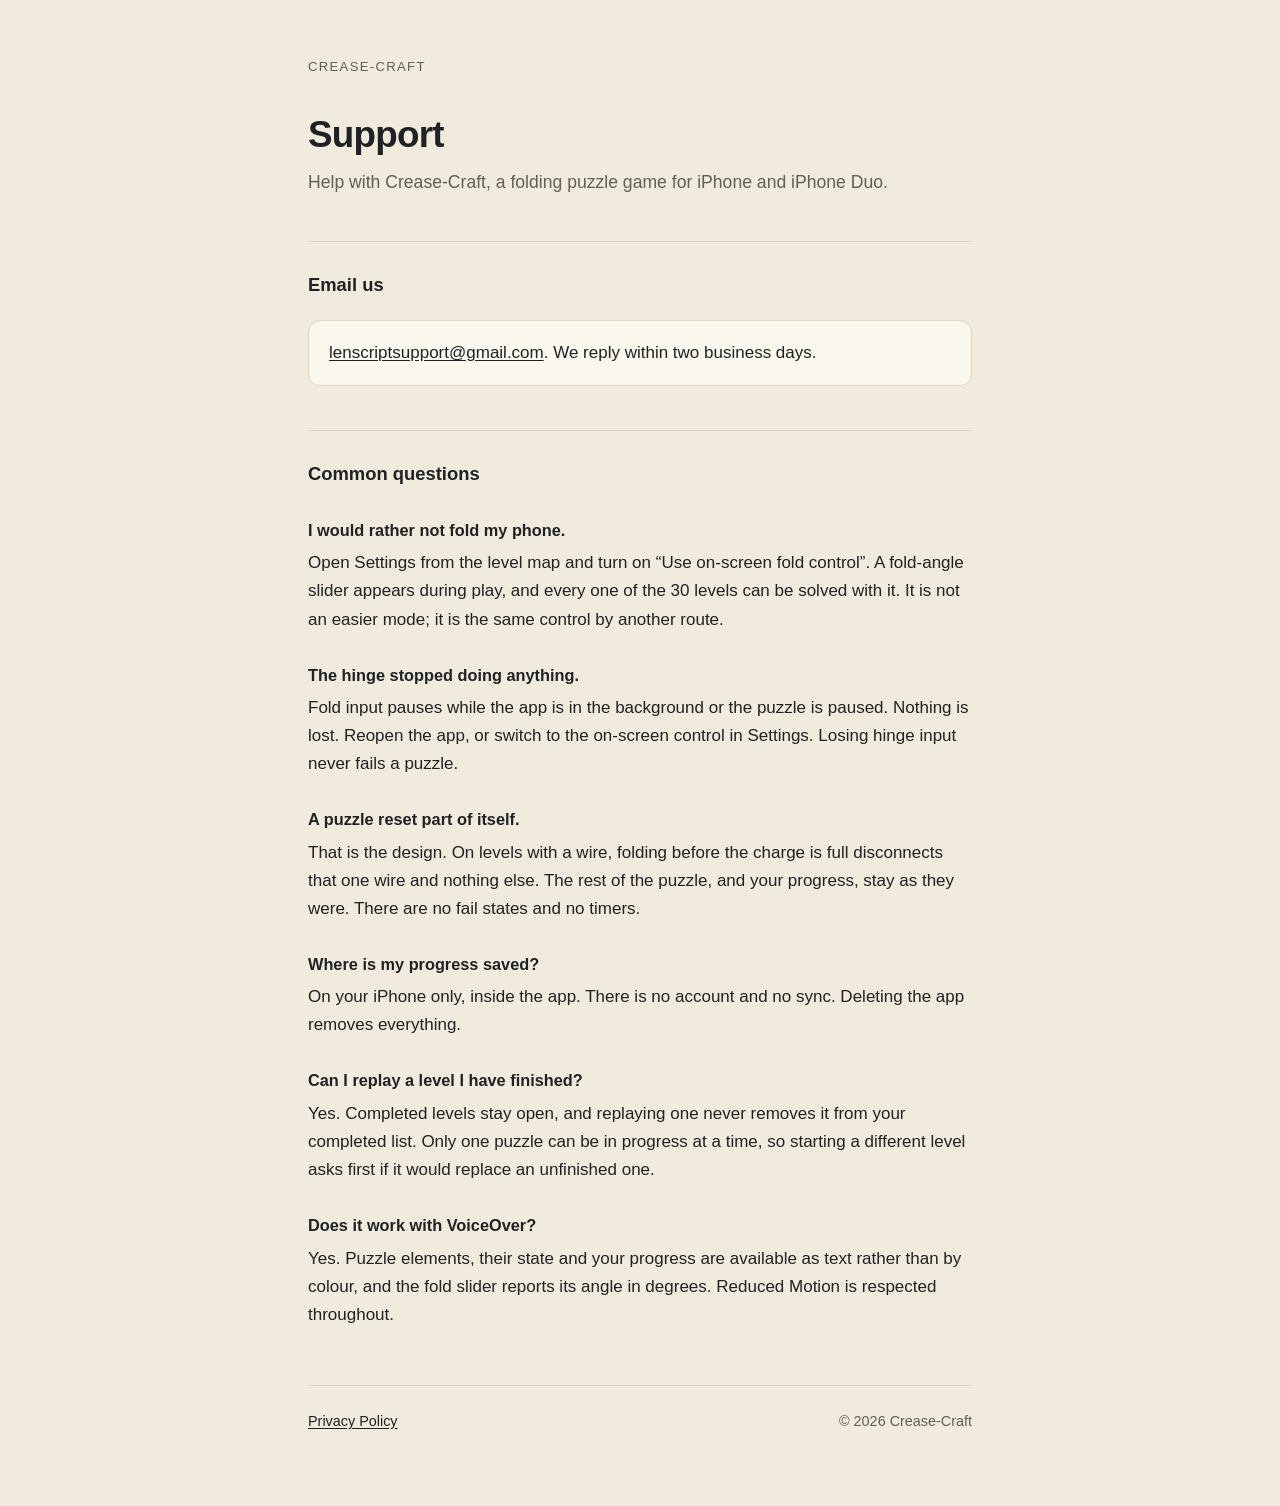
<file: index.html>
<!doctype html>
<html lang="en">
<head>
<meta charset="utf-8">
<meta name="viewport" content="width=device-width, initial-scale=1">
<title>Crease-Craft Support</title>
<meta name="description" content="Help with Crease-Craft, a folding puzzle game for iPhone and iPhone Duo.">
<link rel="stylesheet" href="style.css">
</head>
<body>
<main>
  <div class="mark">Crease-Craft</div>
  <h1>Support</h1>
  <p class="lead">Help with Crease-Craft, a folding puzzle game for iPhone and iPhone Duo.</p>

  <h2>Email us</h2>
  <div class="card">
    <p><a href="mailto:lenscriptsupport@gmail.com">lenscriptsupport@gmail.com</a>. We reply within two business days.</p>
  </div>

  <h2>Common questions</h2>

  <h3>I would rather not fold my phone.</h3>
  <p>Open Settings from the level map and turn on &ldquo;Use on-screen fold control&rdquo;. A fold-angle slider appears during play, and every one of the 30 levels can be solved with it. It is not an easier mode; it is the same control by another route.</p>

  <h3>The hinge stopped doing anything.</h3>
  <p>Fold input pauses while the app is in the background or the puzzle is paused. Nothing is lost. Reopen the app, or switch to the on-screen control in Settings. Losing hinge input never fails a puzzle.</p>

  <h3>A puzzle reset part of itself.</h3>
  <p>That is the design. On levels with a wire, folding before the charge is full disconnects that one wire and nothing else. The rest of the puzzle, and your progress, stay as they were. There are no fail states and no timers.</p>

  <h3>Where is my progress saved?</h3>
  <p>On your iPhone only, inside the app. There is no account and no sync. Deleting the app removes everything.</p>

  <h3>Can I replay a level I have finished?</h3>
  <p>Yes. Completed levels stay open, and replaying one never removes it from your completed list. Only one puzzle can be in progress at a time, so starting a different level asks first if it would replace an unfinished one.</p>

  <h3>Does it work with VoiceOver?</h3>
  <p>Yes. Puzzle elements, their state and your progress are available as text rather than by colour, and the fold slider reports its angle in degrees. Reduced Motion is respected throughout.</p>

  <footer>
    <a href="privacy.html">Privacy Policy</a>
    <span class="spacer">&copy; 2026 Crease-Craft</span>
  </footer>
</main>
</body>
</html>
</file>
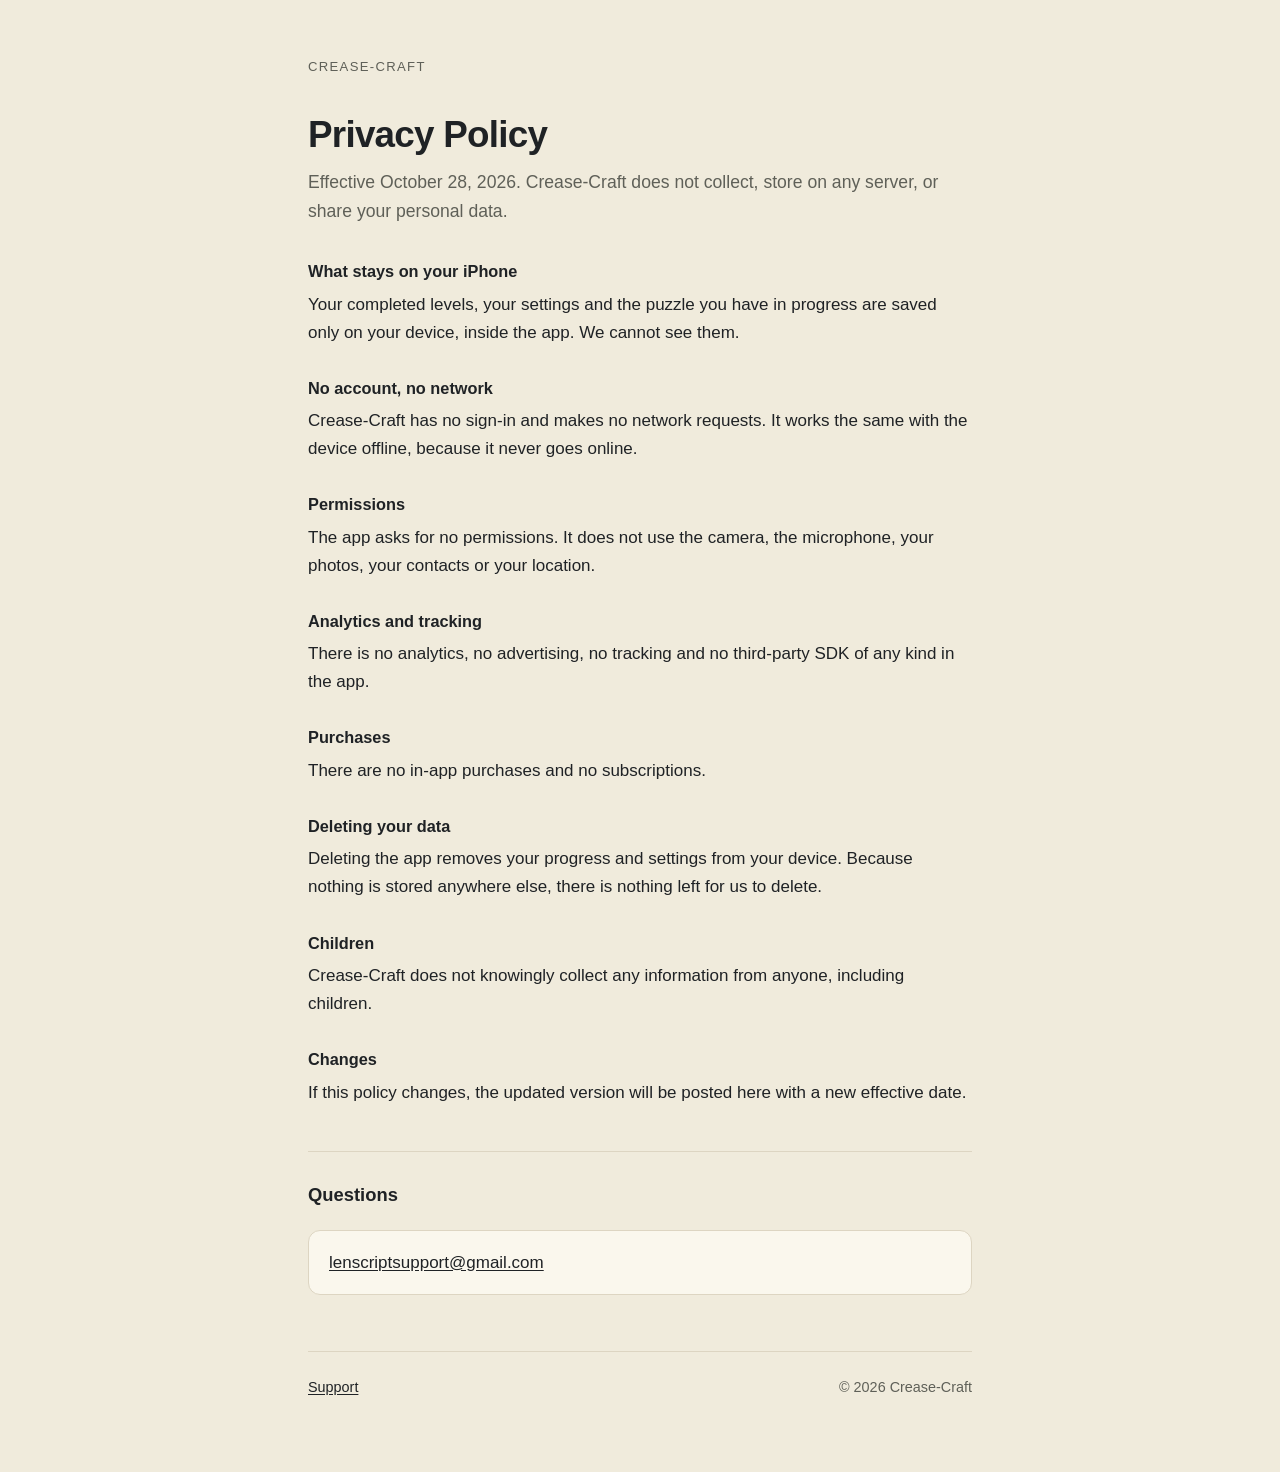
<file: privacy.html>
<!doctype html>
<html lang="en">
<head>
<meta charset="utf-8">
<meta name="viewport" content="width=device-width, initial-scale=1">
<title>Crease-Craft Privacy Policy</title>
<meta name="description" content="Crease-Craft collects no personal data. Your progress stays on your iPhone.">
<link rel="stylesheet" href="style.css">
</head>
<body>
<main>
  <div class="mark"><a href="./">Crease-Craft</a></div>
  <h1>Privacy Policy</h1>
  <p class="lead">Effective October 28, 2026. Crease-Craft does not collect, store on any server, or share your personal data.</p>

  <h3>What stays on your iPhone</h3>
  <p>Your completed levels, your settings and the puzzle you have in progress are saved only on your device, inside the app. We cannot see them.</p>

  <h3>No account, no network</h3>
  <p>Crease-Craft has no sign-in and makes no network requests. It works the same with the device offline, because it never goes online.</p>

  <h3>Permissions</h3>
  <p>The app asks for no permissions. It does not use the camera, the microphone, your photos, your contacts or your location.</p>

  <h3>Analytics and tracking</h3>
  <p>There is no analytics, no advertising, no tracking and no third-party SDK of any kind in the app.</p>

  <h3>Purchases</h3>
  <p>There are no in-app purchases and no subscriptions.</p>

  <h3>Deleting your data</h3>
  <p>Deleting the app removes your progress and settings from your device. Because nothing is stored anywhere else, there is nothing left for us to delete.</p>

  <h3>Children</h3>
  <p>Crease-Craft does not knowingly collect any information from anyone, including children.</p>

  <h3>Changes</h3>
  <p>If this policy changes, the updated version will be posted here with a new effective date.</p>

  <h2>Questions</h2>
  <div class="card">
    <p><a href="mailto:lenscriptsupport@gmail.com">lenscriptsupport@gmail.com</a></p>
  </div>

  <footer>
    <a href="./">Support</a>
    <span class="spacer">&copy; 2026 Crease-Craft</span>
  </footer>
</main>
</body>
</html>
</file>
<file: style.css>
:root {
  --paper: #f0ebdc;
  --surface: #faf7ed;
  --ink: #1f2225;
  --ink-soft: #5f6058;
  --rule: #ddd5c2;
}

* { box-sizing: border-box; }

html { -webkit-text-size-adjust: 100%; }

body {
  margin: 0;
  background: var(--paper);
  color: var(--ink);
  font: 17px/1.65 -apple-system, BlinkMacSystemFont, "Segoe UI", Roboto, Helvetica, Arial, sans-serif;
}

main {
  max-width: 44rem;
  margin: 0 auto;
  padding: 3.5rem 1.25rem 4.5rem;
}

.mark {
  font-size: 0.82rem;
  letter-spacing: 0.1em;
  text-transform: uppercase;
  color: var(--ink-soft);
  margin-bottom: 2.25rem;
}

.mark a { color: inherit; text-decoration: none; }
.mark a:hover { color: var(--ink); }

h1 {
  font-size: 2.3rem;
  line-height: 1.15;
  letter-spacing: -0.02em;
  margin: 0 0 0.75rem;
}

h2 {
  font-size: 1.15rem;
  margin: 2.75rem 0 0.5rem;
  padding-top: 1.75rem;
  border-top: 1px solid var(--rule);
}

h3 {
  font-size: 1.02rem;
  margin: 1.75rem 0 0.35rem;
}

p { margin: 0 0 1rem; }

.lead {
  font-size: 1.1rem;
  color: var(--ink-soft);
  margin-bottom: 2rem;
}

a { color: var(--ink); text-underline-offset: 2px; }

.card {
  background: var(--surface);
  border: 1px solid var(--rule);
  border-radius: 12px;
  padding: 1.1rem 1.25rem;
  margin: 1.25rem 0 0;
}

.card p:last-child { margin-bottom: 0; }

footer {
  margin-top: 3.5rem;
  padding-top: 1.5rem;
  border-top: 1px solid var(--rule);
  font-size: 0.9rem;
  color: var(--ink-soft);
  display: flex;
  gap: 1.25rem;
  flex-wrap: wrap;
  align-items: baseline;
}

footer .spacer { margin-left: auto; }

@media (max-width: 480px) {
  main { padding: 2.5rem 1.1rem 3.5rem; }
  h1 { font-size: 1.95rem; }
}
</file>
